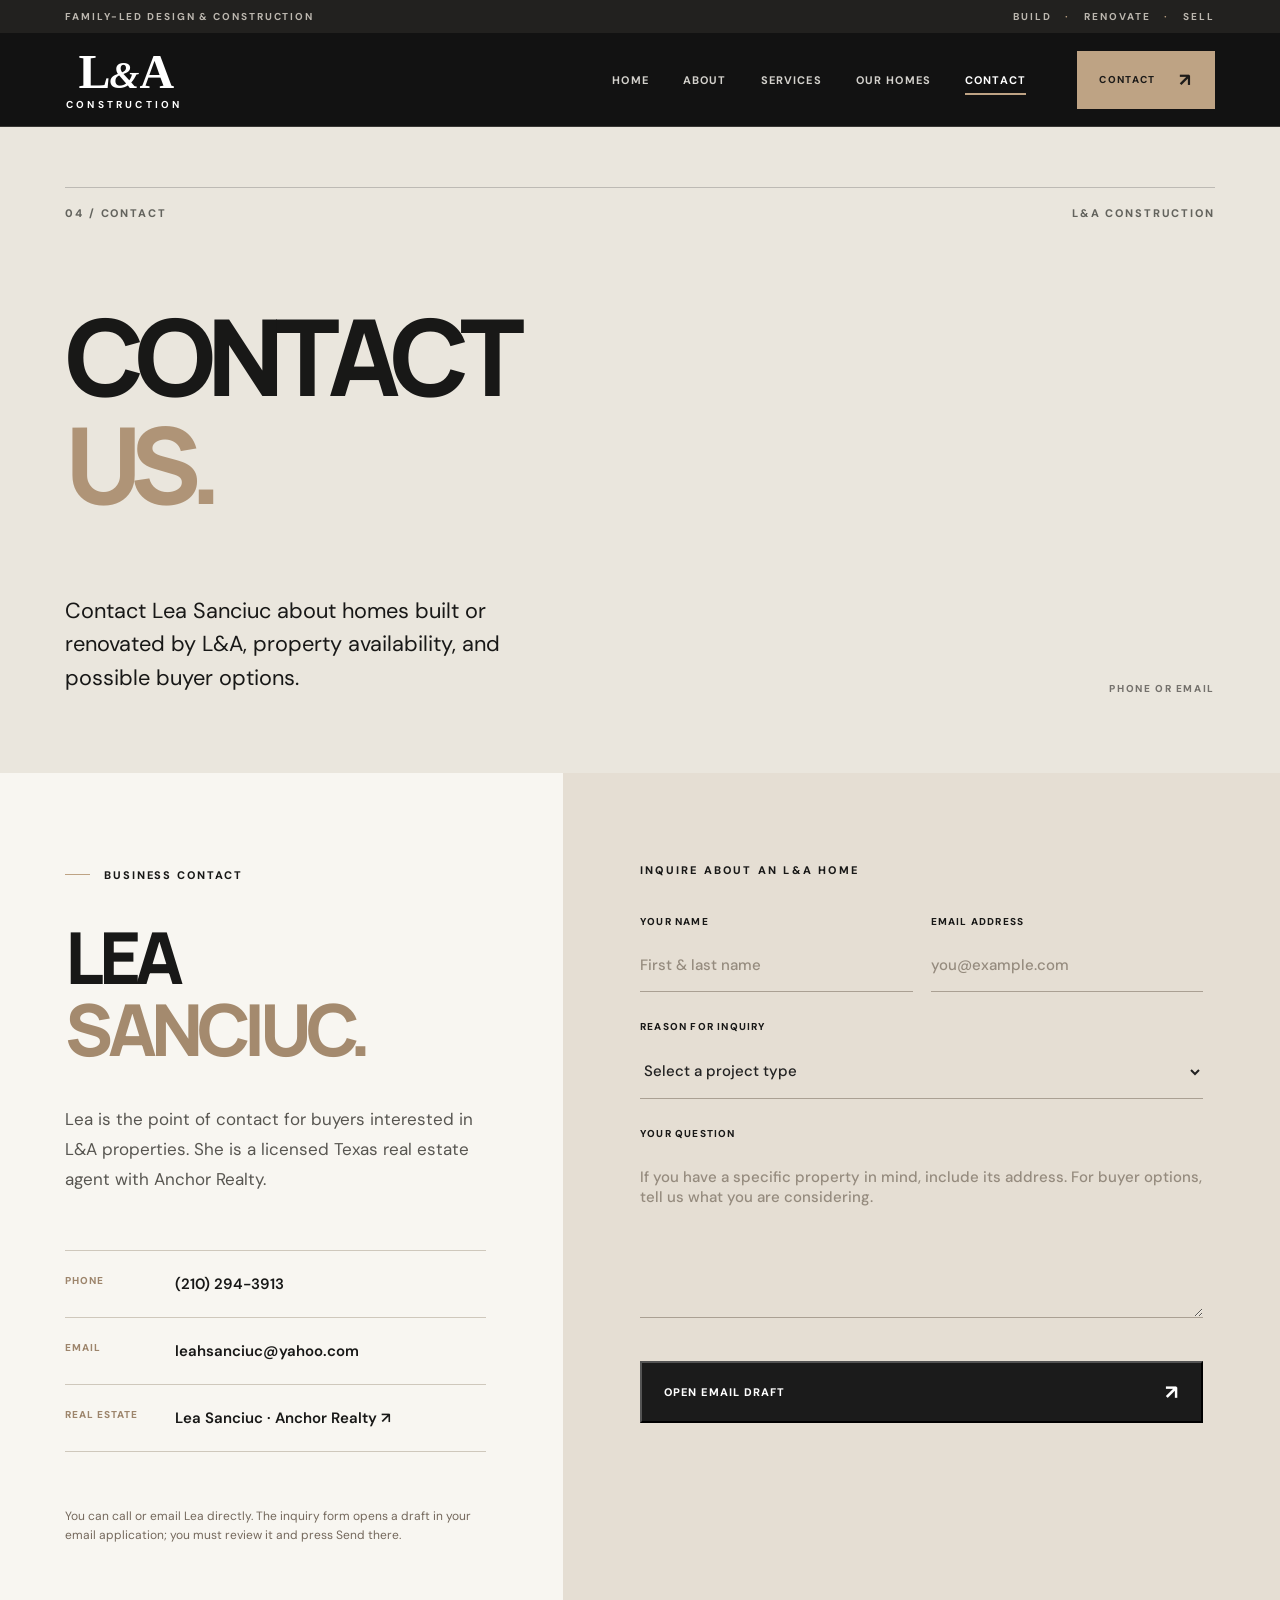
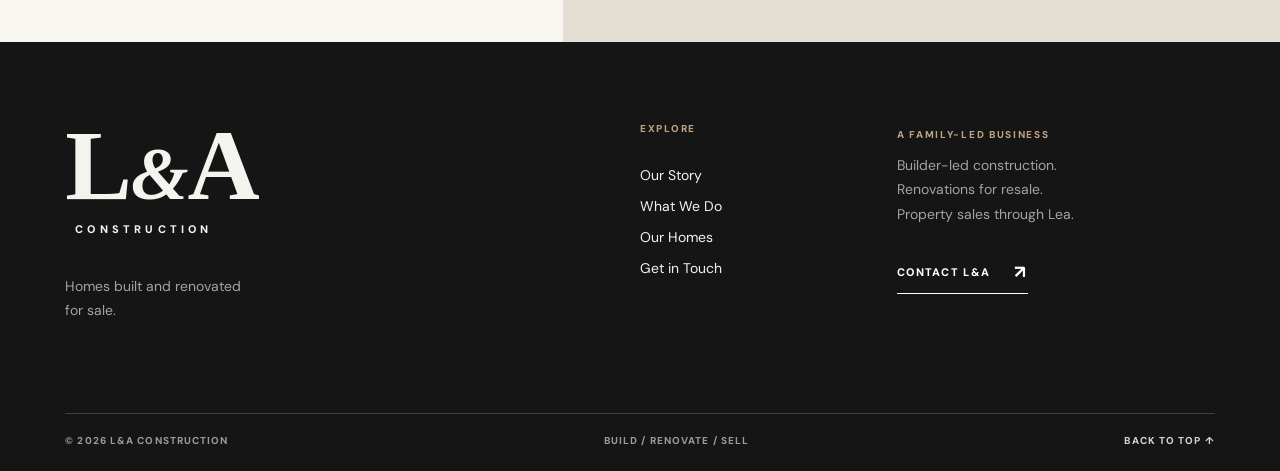
<file: contact.html>
<!doctype html><html lang="en"><head><meta charset="utf-8"><meta name="viewport" content="width=device-width,initial-scale=1"><meta name="theme-color" content="#151515"><meta name="description" content="Contact Lea Sanciuc about L&amp;A properties, buying a home, possible alterations during construction, or an occasional buyer-first arrangement."><title>Contact | L&amp;A Construction</title><link rel="icon" href="assets/favicon.svg" type="image/svg+xml"><link rel="preconnect" href="https://fonts.googleapis.com"><link rel="preconnect" href="https://fonts.gstatic.com" crossorigin><link href="https://fonts.googleapis.com/css2?family=DM+Sans:wght@400;500;600;700&family=Manrope:wght@400;500;600;700;800&display=swap" rel="stylesheet"><link rel="stylesheet" href="styles.css"></head><body class="contact-page"><a class="skip-link" href="#main">Skip to main content</a><div class="utility-bar"><span>FAMILY-LED DESIGN &amp; CONSTRUCTION</span><span>BUILD <i>·</i> RENOVATE <i>·</i> SELL</span></div>
<header class="site-header" id="top">
 <a class="brand" href="index.html" aria-label="L and A Construction — home"><span class="brand-main">L<span class="amp">&amp;</span>A</span><span class="brand-sub">CONSTRUCTION</span></a>
 <nav id="primary-nav" class="main-nav" aria-label="Main navigation"><a href="index.html" class="nav-link " >Home</a>
<a href="about.html" class="nav-link " >About</a>
<a href="services.html" class="nav-link " >Services</a>
<a href="projects.html" class="nav-link " >Our Homes</a>
<a href="contact.html" class="nav-link active" aria-current="page">Contact</a></nav>
 <a class="header-cta" href="contact.html">CONTACT <span aria-hidden="true">↗</span></a>
 <button class="nav-toggle" type="button" aria-expanded="false" aria-controls="primary-nav" aria-label="Open navigation"><span></span><span></span></button>
</header><main id="main">
<section class="page-hero pale contact-hero"><div class="section-kicker"><span>04 / CONTACT</span><span>L&amp;A CONSTRUCTION</span></div><h1>CONTACT<br><span>US.</span></h1><div class="page-hero-bottom"><p>Contact Lea Sanciuc about homes built or renovated by L&amp;A, property availability, and possible buyer options.</p><span>PHONE OR EMAIL</span></div></section>
<section class="contact-grid">
<div class="contact-info"><span class="eyebrow"><span class="eyebrow-line"></span> BUSINESS CONTACT</span><h2>LEA<br><em>SANCIUC.</em></h2><p>Lea is the point of contact for buyers interested in L&amp;A properties. She is a licensed Texas real estate agent with Anchor Realty.</p>
<div class="contact-lines"><div><span>PHONE</span><strong id="display-phone"><a href="tel:+12102943913">(210) 294-3913</a></strong></div><div><span>EMAIL</span><strong id="display-email"><a href="mailto:leahsanciuc@yahoo.com">leahsanciuc@yahoo.com</a></strong></div><div><span>REAL ESTATE</span><strong><a href="https://www.har.com/lea-sanciuc/agent_SA-717278" target="_blank" rel="noopener noreferrer">Lea Sanciuc · Anchor Realty ↗</a></strong></div></div>
<p class="contact-hint">You can call or email Lea directly. The inquiry form opens a draft in your email application; you must review it and press Send there.</p></div>
<div class="contact-form-wrap"><form id="inquiry-form"><div class="form-kicker">INQUIRE ABOUT AN L&amp;A HOME</div><div class="form-row"><label>YOUR NAME<input type="text" name="name" autocomplete="name" placeholder="First &amp; last name" required></label><label>EMAIL ADDRESS<input type="email" name="email" autocomplete="email" placeholder="you@example.com" required></label></div><label>REASON FOR INQUIRY<select name="interest" required><option value="" disabled selected>Select a project type</option><option>Availability of an L&amp;A home</option><option>Question about a specific property</option><option>Alterations to a home in progress</option><option>Occasional buyer-first build inquiry</option><option>Other question</option></select></label><label>YOUR QUESTION<textarea name="message" rows="6" placeholder="If you have a specific property in mind, include its address. For buyer options, tell us what you are considering." required></textarea></label><button class="btn btn-dark form-submit" type="submit">OPEN EMAIL DRAFT <span aria-hidden="true">↗</span></button><p class="form-feedback" id="form-feedback" aria-live="polite"></p></form></div></section>
</main><footer class="site-footer"><div class="footer-main"><div><a href="index.html" class="footer-brand">L<span>&amp;</span>A<span class="footer-brand-small">CONSTRUCTION</span></a><p>Homes built and renovated<br>for sale.</p></div><div class="footer-links"><span class="footer-label">EXPLORE</span><a href="about.html">Our Story</a><a href="services.html">What We Do</a><a href="projects.html">Our Homes</a><a href="contact.html">Get in Touch</a></div><div class="footer-aside"><span class="footer-label">A FAMILY-LED BUSINESS</span><p>Builder-led construction.<br>Renovations for resale.<br>Property sales through Lea.</p><a class="text-link light" href="contact.html">CONTACT L&amp;A <span aria-hidden="true">↗</span></a></div></div><div class="footer-bottom"><span>© <span id="year">2026</span> L&amp;A CONSTRUCTION</span><span>BUILD / RENOVATE / SELL</span><a href="#top">BACK TO TOP ↑</a></div></footer><script src="script.js" defer></script></body></html>
</file>
<file: styles.css>
:root{--ink:#181817;--muted:#696962;--paper:#f3f1ec;--warm:#e8e2d8;--white:#fcfbf8;--sand:#bea384;--stroke:#cbc7bf;--title:'Manrope','Arial Black',Arial,sans-serif;--body:'DM Sans',Arial,sans-serif;--page-pad:clamp(24px,5.1vw,92px)}
*{box-sizing:border-box}html{scroll-behavior:smooth}body{margin:0;background:var(--paper);color:var(--ink);font-family:var(--body);-webkit-font-smoothing:antialiased}body.menu-open{overflow:hidden}a{color:inherit;text-decoration:none}button,input,textarea,select{font:inherit}button{cursor:pointer}img{width:100%;max-width:100%;display:block}::selection{background:#c1a17d;color:#151515}a:focus-visible,button:focus-visible,input:focus-visible,select:focus-visible,textarea:focus-visible{outline:3px solid #ae8557;outline-offset:4px}.skip-link{position:fixed;z-index:100;background:#fff;top:-120px;left:15px;padding:12px 18px}.skip-link:focus{top:12px}
.utility-bar{height:33px;background:#22211f;color:#bcb7af;padding:0 var(--page-pad);display:flex;align-items:center;justify-content:space-between;font-size:10px;font-weight:700;letter-spacing:.19em}.utility-bar i{font-style:normal;margin:0 10px;color:var(--sand)}.site-header{height:94px;padding:0 var(--page-pad);display:flex;align-items:center;gap:clamp(24px,4vw,65px);background:#121212;color:white;position:relative;z-index:30;border-bottom:1px solid #383734}.brand{display:inline-flex;flex-direction:column;align-items:center;line-height:.82;min-width:118px;white-space:nowrap}.brand-main{font:800 48px/.9 Georgia,'Times New Roman',serif;letter-spacing:-.085em}.brand-main .amp{font-style:italic;font-size:.8em;letter-spacing:-.075em;margin:0 3px}.brand-sub{font-size:10px;letter-spacing:.32em;font-weight:700;margin-top:7px}.main-nav{margin-left:auto;display:flex;align-items:center;gap:clamp(18px,2.65vw,45px)}.nav-link{font:700 11px var(--body);letter-spacing:.105em;text-transform:uppercase;padding:38px 0;position:relative;color:#d3d1cc;white-space:nowrap}.nav-link:after{content:"";position:absolute;bottom:30px;left:0;width:0;height:2px;background:var(--sand);transition:width .2s}.nav-link.active,.nav-link:hover{color:#fff}.nav-link.active:after,.nav-link:hover:after{width:100%}.header-cta{background:var(--sand);font-size:10px;font-weight:800;letter-spacing:.13em;padding:17px 22px;color:#1d1b19;display:inline-flex;align-items:center;gap:24px;white-space:nowrap;transition:background .2s}.header-cta:hover{background:#d6b794}.header-cta span{font-size:18px}.nav-toggle{display:none;border:0;background:transparent;width:46px;height:42px;padding:9px}.nav-toggle span{display:block;width:27px;height:2px;background:#fff;margin:6px 0;transition:transform .2s}
.eyebrow,.section-kicker,.section-label,.service-overline,.person-no{font-size:11px;letter-spacing:.17em;font-weight:800;text-transform:uppercase}.eyebrow{display:flex;align-items:center;gap:14px}.eyebrow.light{color:#d5d0c8}.eyebrow-line{display:inline-block;width:25px;height:1px;background:var(--sand)}.btn{display:inline-flex;justify-content:space-between;align-items:center;gap:30px;padding:19px 22px;min-height:55px;font:800 11px var(--body);letter-spacing:.1em;white-space:nowrap;transition:transform .25s,background .2s}.btn:hover{transform:translateY(-3px)}.btn span{font-size:20px;line-height:1}.btn-sand{background:var(--sand);color:#181714}.btn-sand:hover{background:#d7ba99}.btn-dark{background:#1b1b1b;color:white}.btn-dark:hover{background:#41403d}.text-link,.link-underline{display:inline-flex;align-items:center;justify-content:space-between;gap:24px;border-bottom:1px solid #232321;padding-bottom:9px;font-size:11px;font-weight:800;letter-spacing:.12em;white-space:nowrap}.text-link span,.link-underline span{font-size:18px}.text-link:hover,.link-underline:hover{color:#977452;border-color:#977452}.text-link.light{color:white;border-color:#fff}.media-frame{position:relative;overflow:hidden;background:#a19e96}.media-frame img{height:100%;object-fit:cover;transition:transform .75s cubic-bezier(.2,.7,.2,1);filter:saturate(.78) contrast(1.04)}a:hover .media-frame img,.media-frame:hover img{transform:scale(1.045)}.photo-label{position:absolute;bottom:16px;left:16px;z-index:2;font-size:9px;line-height:1.25;letter-spacing:.08em;color:white;background:rgba(20,20,20,.75);padding:8px 10px;font-weight:700;max-width:calc(100% - 32px)}.photo-label.small{font-size:8px;bottom:10px;left:10px;padding:7px 8px}
/* HOME */
.hero{background:#171716;color:#fff;display:grid;grid-template-columns:53% 47%;min-height:min(760px,calc(100vh - 127px))}.hero-copy{padding:clamp(70px,9vw,138px) 4.5vw 44px var(--page-pad);display:flex;flex-direction:column;align-items:flex-start;position:relative}.hero h1{font-family:var(--title);font-size:clamp(64px,7.65vw,145px);font-weight:800;letter-spacing:-.085em;line-height:.93;margin:34px 0 30px}.hero h1 span{color:var(--sand)}.hero-copy>p{color:#c4c2bc;font-size:clamp(15px,1.2vw,18px);line-height:1.75;max-width:510px;margin:0 0 35px}.hero-actions{display:flex;gap:28px;align-items:center;flex-wrap:wrap}.link-underline{border-color:#aaa;color:#fff}.hero-index{font-size:10px;letter-spacing:.2em;color:#9f9e99;margin-top:auto;padding-top:55px;font-weight:700}.hero-image>img{object-position:50% 47%}.hero-image:after{content:"";position:absolute;inset:0;background:linear-gradient(90deg,rgba(20,19,18,.22),transparent 35%),linear-gradient(0deg,rgba(15,14,13,.45),transparent 35%);pointer-events:none}.hero-image .photo-label{z-index:4;bottom:25px;left:26px}.hero-side-caption{position:absolute;right:28px;top:30px;display:flex;align-items:center;gap:26px;font-size:10px;font-weight:800;letter-spacing:.16em;z-index:4}.hero-side-caption span{font-size:26px}.brand-ticker{min-height:86px;display:flex;align-items:center;justify-content:space-around;gap:18px;background:var(--sand);padding:18px var(--page-pad);font-size:11px;letter-spacing:.12em;font-weight:800;text-align:center}.brand-ticker b{font-size:25px;font-weight:400}
.section{padding:105px var(--page-pad)}.section-kicker{border-top:1px solid #bdbab4;padding-top:18px;display:flex;justify-content:space-between;gap:16px;color:#63635d}.intro-head{display:flex;justify-content:space-between;gap:60px;align-items:flex-end;margin:60px 0 75px}.intro-head h2,.heading-row h2{font-family:var(--title);font-size:clamp(58px,6.2vw,116px);font-weight:800;letter-spacing:-.075em;line-height:.99;margin:0}.intro-head h2 em,.heading-row h2 em,.about-teaser h2 em,.about-story-copy h2 em,.values-section h2 em,.full-cta h2 em,.service-detail h2 em,.contact-info h2 em{font-style:normal;color:#a48a6e}.intro-right{max-width:348px;padding-bottom:10px}.intro-right p,.heading-row p{font-size:16px;line-height:1.8;color:#565650;margin:0 0 30px}.service-preview-grid{display:grid;grid-template-columns:repeat(3,minmax(0,1fr));gap:22px}.service-preview-media{aspect-ratio:1.15}.service-preview-title{border-bottom:1px solid #bfb9b0;margin:18px 0 9px;display:flex;align-items:baseline;gap:13px;padding-bottom:13px}.service-preview-title>span:first-child{font-weight:800;font-size:10px;color:#a08365}.service-preview-title h3{font-size:clamp(16px,1.55vw,24px);letter-spacing:-.035em;font-weight:800;margin:0;flex:1}.service-preview-title>span:last-child{font-size:22px}.service-preview>p{color:#717169;font-size:14px;line-height:1.65;margin:0;max-width:310px}
.statement-section{background:#1c1c1a;color:#f7f5f0;display:grid;grid-template-columns:22% 78%;padding:clamp(74px,9vw,150px) var(--page-pad);gap:30px}.statement-aside{font-size:10px;letter-spacing:.13em;font-weight:800;color:#b5aca0;display:flex;flex-direction:column;justify-content:space-between;padding-bottom:25px}.statement-main h2{font-family:var(--title);font-size:clamp(54px,5.6vw,105px);letter-spacing:-.074em;line-height:1.08;margin:0 0 55px}.statement-main h2 span{color:var(--sand)}.statement-bottom{border-top:1px solid #55534e;display:flex;justify-content:space-between;padding-top:25px;gap:35px}.statement-bottom p{max-width:450px;font-size:17px;color:#b9b6b1;line-height:1.8;margin:0}.circle-arrow{width:83px;height:83px;flex:0 0 83px;border:1px solid #77746f;border-radius:50%;display:flex;align-items:center;justify-content:center;font-size:35px;transition:background .2s}.circle-arrow:hover{background:#4f4740}
.showcase-section{background:#ece9e2}.heading-row{display:flex;justify-content:space-between;gap:60px;align-items:end;margin:56px 0 60px}.heading-row>div{max-width:340px}.showcase-grid{display:grid;grid-template-columns:1.34fr 1fr;gap:24px;align-items:start}.project-feature .media-frame{height:440px}.project-feature.secondary{margin-top:85px}.project-feature.secondary .media-frame{height:350px}.project-feature.primary img{object-position:center}.project-feature-meta{display:grid;grid-template-columns:1fr auto;gap:8px;padding:16px 0}.project-feature-meta span:first-child{grid-column:1 / -1;font-size:10px;letter-spacing:.12em;font-weight:800;color:#816f5c}.project-feature-meta strong{font-family:var(--title);font-size:clamp(20px,2.3vw,34px);letter-spacing:-.04em}.project-feature-meta span:last-child{font-size:23px}
.about-teaser{display:grid;grid-template-columns:48% 52%;background:#ded6c9;min-height:690px}.about-photo img{object-position:40% center}.about-teaser-copy{padding:clamp(55px,8.5vw,130px) var(--page-pad) clamp(55px,8.5vw,130px) clamp(40px,7vw,110px);display:flex;align-items:flex-start;flex-direction:column;justify-content:center}.about-teaser-copy h2{font-family:var(--title);font-size:clamp(60px,6vw,100px);font-weight:800;letter-spacing:-.075em;line-height:1.04;margin:35px 0}.about-teaser-copy p{font-size:17px;line-height:1.8;max-width:440px;color:#4c4a46;margin:0 0 40px}.full-cta{background:#171717;color:white;padding:clamp(95px,11vw,165px) var(--page-pad);text-align:center;display:flex;align-items:center;flex-direction:column}.full-cta h2{font-family:var(--title);font-size:clamp(65px,8vw,145px);letter-spacing:-.08em;line-height:.99;font-weight:800;margin:35px 0 45px}
/* INNER HEROES */
.page-hero{padding:60px var(--page-pad) 78px}.page-hero.pale{background:#eae6dd}.page-hero h1{font-family:var(--title);font-size:clamp(65px,8.3vw,154px);font-weight:800;letter-spacing:-.087em;line-height:1.02;margin:82px 0 75px}.page-hero h1 span{color:#af9477}.page-hero-bottom{display:flex;align-items:end;justify-content:space-between;gap:30px}.page-hero-bottom p{font-size:clamp(17px,1.7vw,23px);line-height:1.55;max-width:485px;margin:0}.page-hero-bottom>span{font-size:10px;letter-spacing:.16em;white-space:nowrap;font-weight:800;color:#74716c}
/* ABOUT */
.about-story-grid{display:grid;grid-template-columns:50% 50%;min-height:670px}.about-story-image img{object-position:center}.about-story-copy{padding:90px var(--page-pad);display:flex;flex-direction:column;align-items:flex-start;justify-content:center;background:#f6f4ef}.about-story-copy h2,.values-section h2{font-family:var(--title);font-size:clamp(58px,5.3vw,96px);letter-spacing:-.075em;line-height:1.03;margin:40px 0}.about-story-copy>p{max-width:530px;font-size:17px;line-height:1.8;color:#575751;margin:0 0 20px}.people-section{background:#e6e1d8}.people-grid{display:grid;grid-template-columns:1fr 1fr;gap:22px;margin-top:70px}.person-card{background:#f5f2ec;padding:50px;min-height:460px;display:flex;flex-direction:column}.person-no{color:#a38a6a}.person-card h3{font:800 clamp(65px,6.5vw,115px)/.95 var(--title);letter-spacing:-.08em;margin:43px 0 25px}.person-card p{font-size:16px;line-height:1.8;max-width:485px;color:#595852;margin:0 0 46px}.person-role{font-size:10px;font-weight:800;letter-spacing:.16em;border-top:1px solid #b9b3aa;padding-top:18px;margin-top:auto}.values-section{background:#1c1c1b;color:white;padding:110px var(--page-pad);display:grid;grid-template-columns:1fr 1fr;gap:70px}.value-lines{padding-top:30px}.value-lines>div{display:grid;grid-template-columns:50px 1fr;border-top:1px solid #595753;padding:25px 0 28px;gap:0 15px}.value-lines>div>span{font-size:12px;color:var(--sand);font-weight:800}.value-lines strong{font-size:29px;letter-spacing:-.04em;font-weight:800}.value-lines p{grid-column:2;font-size:15px;line-height:1.75;color:#bcb8b1;margin:11px 0 0;max-width:420px}.inset-cta{padding:70px var(--page-pad);background:#d6cabb;display:flex;align-items:center;justify-content:space-between;gap:24px}.inset-cta p{font:800 clamp(19px,2.2vw,35px) var(--title);letter-spacing:-.035em;margin:0}
/* SERVICES */
.service-detail{display:grid;grid-template-columns:49% 51%;min-height:720px;scroll-margin-top:20px}.service-detail.reverse .service-detail-media{order:2}.service-detail.reverse .service-detail-copy{order:1;background:#e5ded2}.service-detail-copy{background:#f5f3ed;padding:70px clamp(42px,6.7vw,115px);display:flex;align-items:flex-start;justify-content:center;flex-direction:column}.service-overline{color:#816e57;display:flex;gap:16px;justify-content:space-between;width:100%;border-bottom:1px solid #c5beb5;padding-bottom:16px}.service-detail h2{font-family:var(--title);font-size:clamp(58px,5.8vw,103px);letter-spacing:-.079em;line-height:1.02;margin:58px 0 25px}.service-detail-copy>p{max-width:495px;line-height:1.75;color:#56554f;font-size:17px;margin:0 0 28px}.service-tags{display:flex;flex-wrap:wrap;gap:8px;margin-bottom:40px}.service-tags span{border:1px solid #bfb8ad;padding:9px 10px;font-size:9px;letter-spacing:.09em;font-weight:800}.service-detail-media img{object-position:55%}
/* PROJECTS */
.notice{display:grid;grid-template-columns:1fr 2.4fr;gap:50px;background:#ded3c3;padding:24px 30px;margin-bottom:48px;align-items:center}.notice strong{font-size:12px;letter-spacing:.09em;line-height:1.5}.notice span{font-size:13px;color:#4a4843;line-height:1.6}.gallery-toolbar{display:flex;justify-content:space-between;align-items:center;gap:20px;margin:0 0 30px}.filter-bar{display:flex;flex-wrap:wrap;gap:6px}.filter-button{background:transparent;border:1px solid #ccc6bc;color:#393833;padding:14px 18px;font-size:11px;font-weight:800;letter-spacing:.07em}.filter-button span{font-size:9px;color:#8c7c6e;margin-left:8px}.filter-button:hover,.filter-button.selected{background:#20201e;border-color:#20201e;color:#fff}.filter-button.selected span{color:var(--sand)}.gallery-count{font-size:10px;letter-spacing:.14em;font-weight:800;color:#8b8277}.gallery-grid{display:grid;grid-template-columns:repeat(2,minmax(0,1fr));gap:58px 27px}.gallery-card[hidden]{display:none!important}.gallery-image{aspect-ratio:1.38}.gallery-image img{object-position:center}.gallery-num{position:absolute;z-index:2;top:15px;right:15px;color:#fff;font-size:11px;font-weight:800;text-shadow:0 1px 5px #222}.gallery-details{display:flex;justify-content:space-between;gap:25px;padding:17px 0 4px}.gallery-details span:first-child{font-size:10px;letter-spacing:.12em;color:#947c61;font-weight:800;text-transform:uppercase}.gallery-details h2{font:800 clamp(24px,3.1vw,43px) var(--title);letter-spacing:-.05em;margin:5px 0 0}.gallery-plus{font-size:25px}.gallery-card>p{font-size:14px;color:#696963;margin:8px 0 0}
/* CONTACT */
.contact-grid{display:grid;grid-template-columns:44% 56%;background:#f8f6f1}.contact-info{padding:95px clamp(32px,6vw,100px) 85px var(--page-pad)}.contact-info h2{font:800 clamp(56px,5.6vw,100px)/1 var(--title);letter-spacing:-.08em;margin:40px 0}.contact-info>p{font-size:17px;color:#585651;line-height:1.75;max-width:450px}.contact-lines{margin:55px 0;border-top:1px solid #cfc8bc}.contact-lines>div{border-bottom:1px solid #cfc8bc;display:grid;grid-template-columns:100px 1fr;gap:10px;padding:23px 0;align-items:start}.contact-lines span{font-size:10px;font-weight:800;letter-spacing:.1em;color:#9d856c}.contact-lines strong{font-size:15px;font-weight:600}.contact-info .contact-hint{font-size:12px;color:#74685c;line-height:1.6}.contact-form-wrap{background:#e5ded3;padding:90px clamp(30px,6vw,110px)}.form-kicker{font-size:11px;letter-spacing:.2em;font-weight:800;margin-bottom:38px}.contact-form-wrap form>label,.form-row label{display:flex;flex-direction:column;gap:13px;margin-bottom:28px;font-size:10px;font-weight:800;letter-spacing:.12em}.form-row{display:grid;grid-template-columns:1fr 1fr;gap:18px}.contact-form-wrap input,.contact-form-wrap textarea,.contact-form-wrap select{background:transparent;border:0;border-bottom:1px solid #aaa093;border-radius:0;padding:14px 0 16px;color:#222;width:100%;font-weight:500;font-size:15px;letter-spacing:0;outline-offset:2px}.contact-form-wrap textarea{resize:vertical;min-height:165px}.contact-form-wrap select{appearance:auto}.contact-form-wrap input::placeholder,.contact-form-wrap textarea::placeholder{color:#958b7e}.form-submit{width:100%;margin-top:15px}.form-feedback{font-size:13px;line-height:1.5;min-height:22px;margin:17px 0 0;color:#5f3a28}.contact-bottom-photo{height:320px}.contact-bottom-photo img{object-position:50% 54%;filter:brightness(.68) saturate(.72)}.contact-bottom-photo>div{position:absolute;inset:0;display:flex;align-items:center;justify-content:space-evenly;gap:30px;color:#fff;font:800 clamp(21px,4vw,70px) var(--title);letter-spacing:-.05em;text-align:center}
/* FOOTER */
.site-footer{background:#151515;color:#f5f3ee;padding:80px var(--page-pad) 24px}.footer-main{display:grid;grid-template-columns:2fr .8fr 1.2fr;gap:45px;padding-bottom:90px}.footer-brand{display:block;font:800 100px/.87 Georgia,serif;letter-spacing:-.09em;white-space:nowrap}.footer-brand>span:first-child{font-style:italic;font-size:.74em;margin:0 8px}.footer-brand-small{display:block;font:800 11px var(--body);letter-spacing:.38em;margin:13px 0 0 10px}.footer-main>div>p{font-size:14px;line-height:1.75;color:#a6a39e;margin:38px 0 0}.footer-links{display:flex;flex-direction:column;gap:13px}.footer-label{font-size:10px;letter-spacing:.17em;font-weight:800;color:var(--sand);margin-bottom:18px}.footer-links a{font-size:14px}.footer-links a:hover{color:var(--sand)}.footer-aside p{margin:10px 0 34px!important}.footer-bottom{padding-top:20px;border-top:1px solid #41403d;color:#9d9993;display:flex;align-items:center;justify-content:space-between;gap:12px;font-size:10px;letter-spacing:.11em;font-weight:800}.footer-bottom a{color:#d6d3ca}
@media(max-width:1180px){.header-cta{display:none}.site-header{height:86px}.hero h1{font-size:clamp(60px,7.5vw,110px)}.hero-copy{padding-top:110px}.brand-ticker{font-size:9px}.page-hero h1{font-size:clamp(60px,8vw,112px)}.service-detail-copy{padding:70px 42px}.service-detail h2{font-size:clamp(55px,5.4vw,75px)}}
@media(max-width:900px){.site-header{height:80px}.nav-toggle{display:block;margin-left:auto;z-index:32}.main-nav{display:none;position:absolute;top:80px;left:0;right:0;background:#181817;flex-direction:column;align-items:stretch;gap:0;padding:17px var(--page-pad) 30px;box-shadow:0 10px 15px #0005}.main-nav.is-open{display:flex}.nav-link{padding:15px 0;font-size:14px;border-bottom:1px solid #353432}.nav-link:after{bottom:11px}.nav-toggle[aria-expanded="true"] span:first-child{transform:translateY(4px) rotate(45deg)}.nav-toggle[aria-expanded="true"] span:last-child{transform:translateY(-4px) rotate(-45deg)}.hero{grid-template-columns:1fr;min-height:0}.hero-copy{padding:83px var(--page-pad) 70px}.hero h1{font-size:clamp(68px,13.8vw,120px)}.hero-index{padding-top:60px}.hero-image{height:510px}.brand-ticker{flex-wrap:wrap;padding-top:25px;padding-bottom:25px}.intro-head,.heading-row{gap:40px;align-items:flex-start}.service-preview-grid{gap:14px}.statement-section{grid-template-columns:1fr}.statement-aside{flex-direction:row}.statement-main h2{font-size:clamp(55px,8.8vw,89px)}.showcase-grid{grid-template-columns:1fr 1fr}.project-feature .media-frame{height:340px}.project-feature.secondary{margin-top:65px}.project-feature.secondary .media-frame{height:290px}.about-teaser{grid-template-columns:1fr 1fr;min-height:580px}.about-teaser-copy{padding:70px 40px}.about-teaser-copy h2{font-size:clamp(60px,7vw,85px)}.page-hero h1{font-size:clamp(60px,9vw,99px)}.about-story-grid{min-height:590px}.about-story-copy{padding:70px 40px}.about-story-copy h2{font-size:65px}.values-section{gap:35px}.service-detail{grid-template-columns:1fr 1fr;min-height:620px}.service-detail h2{font-size:58px}.service-detail-copy{padding:65px 36px}.contact-grid{grid-template-columns:1fr 1fr}.contact-info{padding:75px 32px}.contact-form-wrap{padding:75px 32px}.form-row{grid-template-columns:1fr;gap:0}.footer-main{grid-template-columns:1.5fr .8fr 1fr}.footer-brand{font-size:80px}}
@media(max-width:680px){:root{--page-pad:22px}.utility-bar{height:29px;font-size:8px;justify-content:center}.utility-bar span:last-child{display:none}.site-header{height:72px}.main-nav{top:72px}.brand-main{font-size:40px}.brand-sub{font-size:8px}.hero-copy{padding:70px var(--page-pad) 48px}.hero h1{font-size:clamp(53px,15vw,89px);line-height:.98;margin:28px 0}.hero-copy>p{font-size:15px}.hero-actions{gap:25px}.hero-index{padding-top:55px}.hero-image{height:460px}.hero-side-caption{display:none}.brand-ticker{display:grid;grid-template-columns:1fr auto 1fr;row-gap:15px;font-size:8px;min-height:0}.brand-ticker span:nth-of-type(3),.brand-ticker span:nth-of-type(4),.brand-ticker b:nth-of-type(3),.brand-ticker b:nth-of-type(4){display:none}.brand-ticker b{font-size:18px}.section{padding:76px var(--page-pad)}.section-kicker{font-size:9px}.section-kicker span:last-child{text-align:right}.intro-head,.heading-row{flex-direction:column;gap:30px;margin:47px 0}.intro-head h2,.heading-row h2{font-size:clamp(55px,13vw,90px)}.intro-right{max-width:100%}.intro-right p,.heading-row p{font-size:15px}.service-preview-grid{grid-template-columns:1fr;gap:42px}.service-preview-media{aspect-ratio:1.45}.service-preview-title h3{font-size:21px}.statement-section{padding:79px var(--page-pad)}.statement-main h2{font-size:clamp(42px,10vw,80px);margin:30px 0 35px}.statement-aside span:last-child{text-align:right}.statement-bottom{align-items:center}.statement-bottom p{font-size:14px}.circle-arrow{height:58px;width:58px;flex-basis:58px;font-size:27px}.showcase-grid{grid-template-columns:1fr;gap:25px}.project-feature .media-frame,.project-feature.secondary .media-frame{height:340px}.project-feature.secondary{margin-top:0}.about-teaser{grid-template-columns:1fr}.about-photo{height:450px}.about-teaser-copy{padding:75px var(--page-pad)}.about-teaser-copy h2{font-size:65px}.about-teaser-copy p{font-size:15px}.full-cta{padding:85px var(--page-pad)}.full-cta h2{font-size:clamp(53px,11.8vw,83px)}.page-hero{padding:43px var(--page-pad) 70px}.page-hero h1{font-size:clamp(47px,11vw,78px);margin:55px 0 60px}.page-hero-bottom{align-items:start;flex-direction:column;gap:24px}.page-hero-bottom p{font-size:16px}.about-story-grid{grid-template-columns:1fr}.about-story-image{height:450px}.about-story-copy{padding:72px var(--page-pad)}.about-story-copy h2{font-size:62px}.about-story-copy>p{font-size:15px}.people-grid{grid-template-columns:1fr;gap:17px;margin-top:48px}.person-card{padding:35px 29px;min-height:380px}.person-card h3{font-size:79px}.values-section{grid-template-columns:1fr;padding:75px var(--page-pad);gap:15px}.values-section h2{font-size:64px}.inset-cta{flex-direction:column;align-items:flex-start;padding:47px var(--page-pad)}.service-detail{grid-template-columns:1fr}.service-detail-media{height:430px}.service-detail-copy{padding:65px var(--page-pad)}.service-detail.reverse .service-detail-media{order:0}.service-detail.reverse .service-detail-copy{order:1}.service-detail h2{font-size:clamp(60px,12.5vw,80px);margin:45px 0 25px}.service-detail-copy>p{font-size:15px}.notice{grid-template-columns:1fr;gap:8px;padding:22px}.gallery-toolbar{flex-direction:column;align-items:flex-start}.filter-button{font-size:10px;padding:12px 10px}.filter-button span{margin-left:4px}.gallery-grid{grid-template-columns:1fr;gap:45px}.gallery-image{aspect-ratio:1.25}.gallery-details h2{font-size:31px}.contact-grid{grid-template-columns:1fr}.contact-info{padding:76px var(--page-pad)}.contact-info h2{font-size:67px}.contact-form-wrap{padding:70px var(--page-pad)}.contact-bottom-photo{height:310px}.contact-bottom-photo>div{display:flex;flex-direction:column;justify-content:center;gap:10px;font-size:37px}.contact-bottom-photo>div span{display:block}.footer-main{grid-template-columns:1fr 1fr;gap:50px 20px;padding-bottom:58px}.footer-main>div:first-child{grid-column:1 / -1}.footer-brand{font-size:82px}.footer-aside{grid-column:2}.footer-links{grid-column:1;grid-row:2}.footer-bottom{flex-wrap:wrap;gap:20px;font-size:9px}.footer-bottom span:nth-child(2){display:none}}
@media(prefers-reduced-motion:reduce){html{scroll-behavior:auto}*,*:before,*:after{transition-duration:.01ms!important;animation-duration:.01ms!important}}

/* Restrained presentation for the Home and About pages */
.home-page .hero{min-height:650px}
.home-page .hero-copy{padding-top:clamp(75px,8vw,118px)}
.home-page .hero h1{font-size:clamp(52px,6.1vw,103px);letter-spacing:-.065em;line-height:1.06}
.home-page .hero-copy>p{max-width:460px;line-height:1.65}
.home-page .intro-head h2,.home-page .heading-row h2{font-size:clamp(52px,5.5vw,88px);letter-spacing:-.06em}
.home-page .showcase-section .project-feature.secondary{margin-top:0}
.home-page .about-teaser{min-height:560px}
.home-page .about-teaser-copy h2{font-size:clamp(52px,5.3vw,86px)}
.about-page .page-hero h1{font-size:clamp(58px,7.2vw,116px);margin:65px 0}
.about-page .about-story-copy h2{font-size:clamp(43px,4vw,72px);letter-spacing:-.055em}
.about-page .person-card{min-height:420px}
.about-page .person-card h3{font-size:clamp(39px,4.3vw,68px);line-height:1.08;letter-spacing:-.055em;overflow-wrap:anywhere}
.about-page .values-section h2{font-size:clamp(53px,5vw,80px)}
@media(max-width:900px){
.home-page .hero{min-height:0}
.home-page .hero h1{font-size:clamp(55px,10vw,89px)}
}
@media(max-width:680px){
.home-page .hero h1{font-size:clamp(46px,11.4vw,72px)}
.home-page .hero-image{height:360px}
.home-page .about-teaser{min-height:0}
.about-page .person-card h3{font-size:clamp(43px,10vw,64px)}
.about-page .page-hero h1{font-size:clamp(58px,12vw,80px)}
}

/* Verified project cards and agent information */
.projects-page .property-link{display:inline-block;font-size:12px;font-weight:800;letter-spacing:.06em;text-transform:uppercase;border-bottom:1px solid currentColor;padding:12px 0 4px;margin-top:6px;color:#544b41}
.projects-page .gallery-details h2{font-size:clamp(23px,2.7vw,37px);overflow-wrap:anywhere}
.projects-page .gallery-count{letter-spacing:.07em}
.about-page .agent-detail{font-size:14px!important;line-height:1.75!important;color:#45433f!important;margin:0 0 25px!important}
.about-page .agent-detail a{display:inline-block;border-bottom:1px solid #8c7860;padding-bottom:2px;margin-top:9px;font-weight:700}

/* Builder-first business model and buyer options */
.business-model{background:#e5dfd5}
.model-grid,.buyer-options-grid{display:grid;grid-template-columns:minmax(0,1.2fr) minmax(0,.8fr);gap:clamp(40px,7vw,120px);padding-top:60px;align-items:start}
.model-grid h2,.buyer-options-grid h2{font:800 clamp(52px,6vw,100px)/1.05 var(--title);letter-spacing:-.065em;margin:0 0 28px}
.model-grid h2 em,.buyer-options-grid h2 em{font-style:normal;color:#a38a6a}
.model-grid p,.buyer-options-grid p{max-width:565px;font-size:16px;line-height:1.75;color:#4d4d47;margin:0 0 28px}
.model-side{padding-top:13px;border-top:1px solid #aaa299}
.model-side h3,.buyer-options-grid h3{font-size:clamp(18px,2vw,28px);font-weight:800;letter-spacing:-.04em;margin:0 0 18px}
.buyer-options{background:#e9e4db;scroll-margin-top:30px}
.buyer-options-grid>div:last-child{border-top:1px solid #b9b3a9;padding-top:22px}
.buyer-options-grid h3:not(:first-child){margin-top:30px}
@media(max-width:680px){.model-grid,.buyer-options-grid{grid-template-columns:1fr;gap:22px;padding-top:45px}.model-grid h2,.buyer-options-grid h2{font-size:clamp(53px,12vw,76px)}}
</file>
